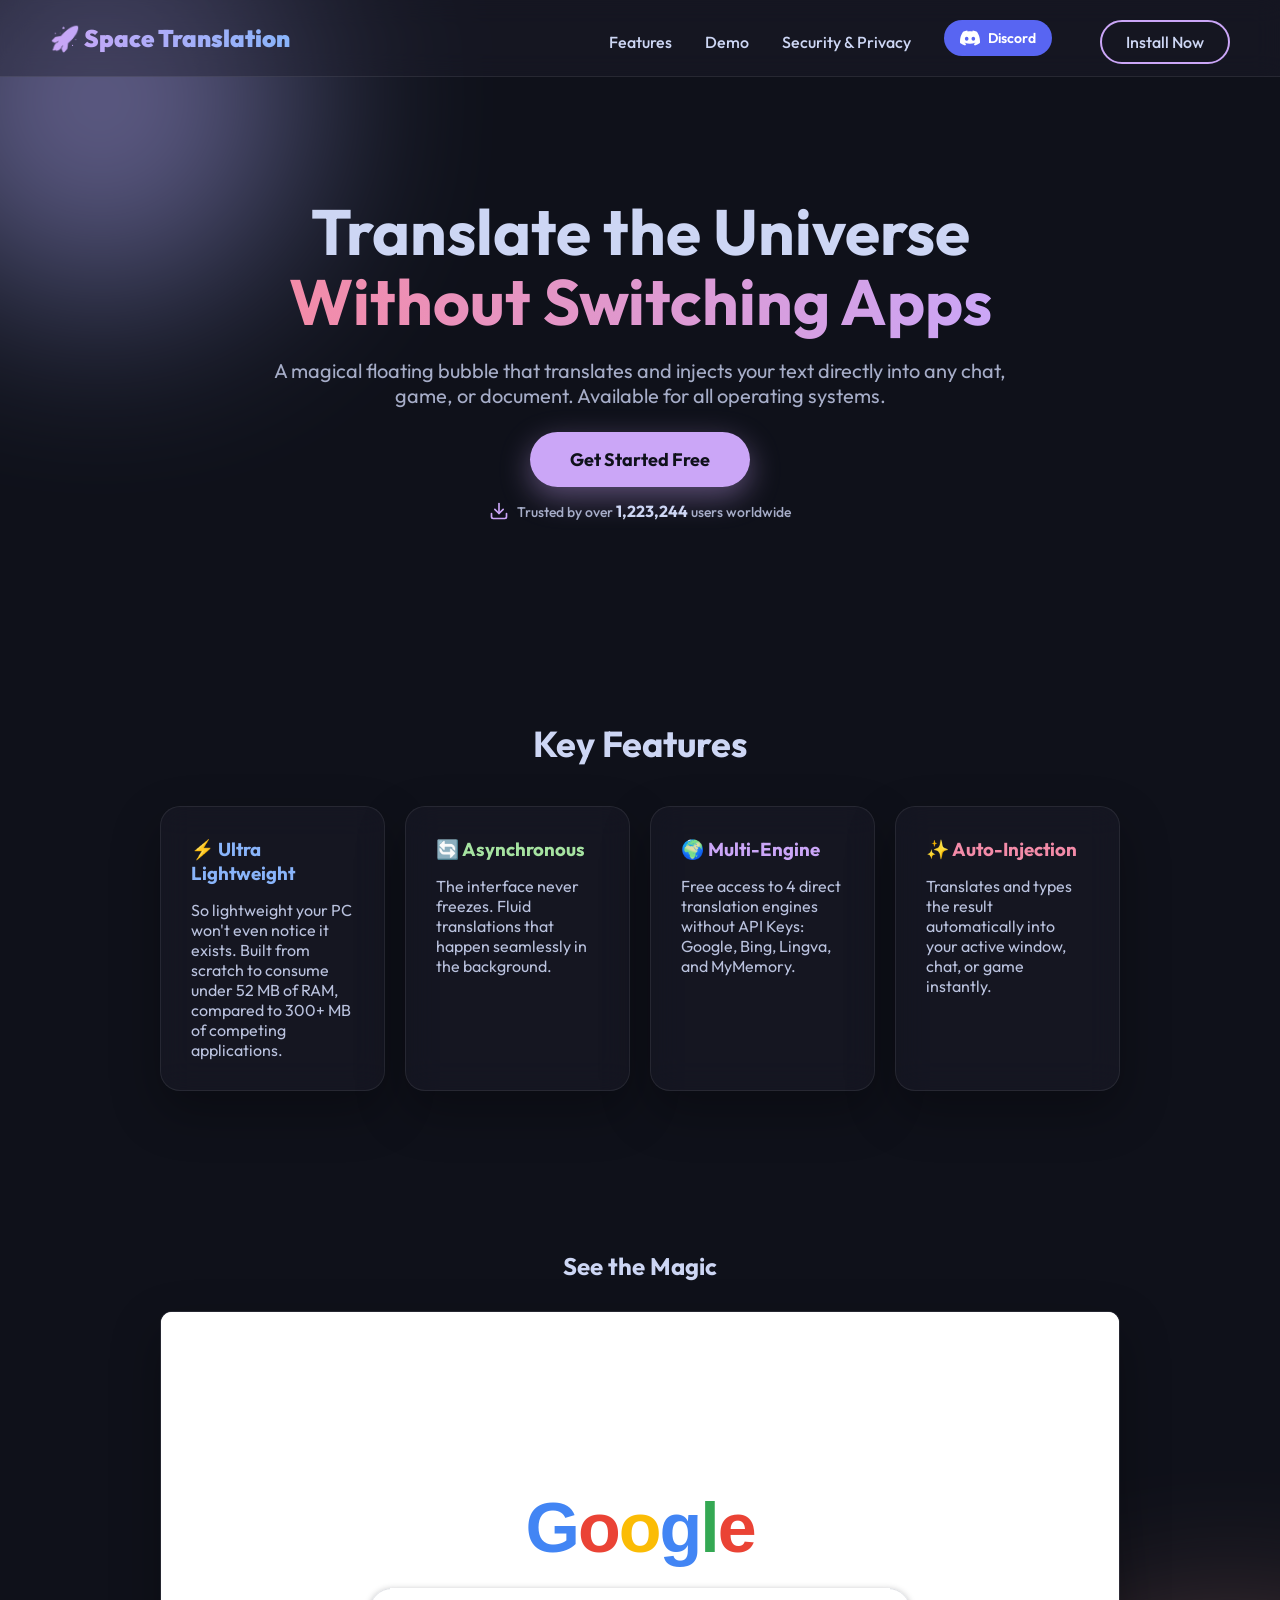
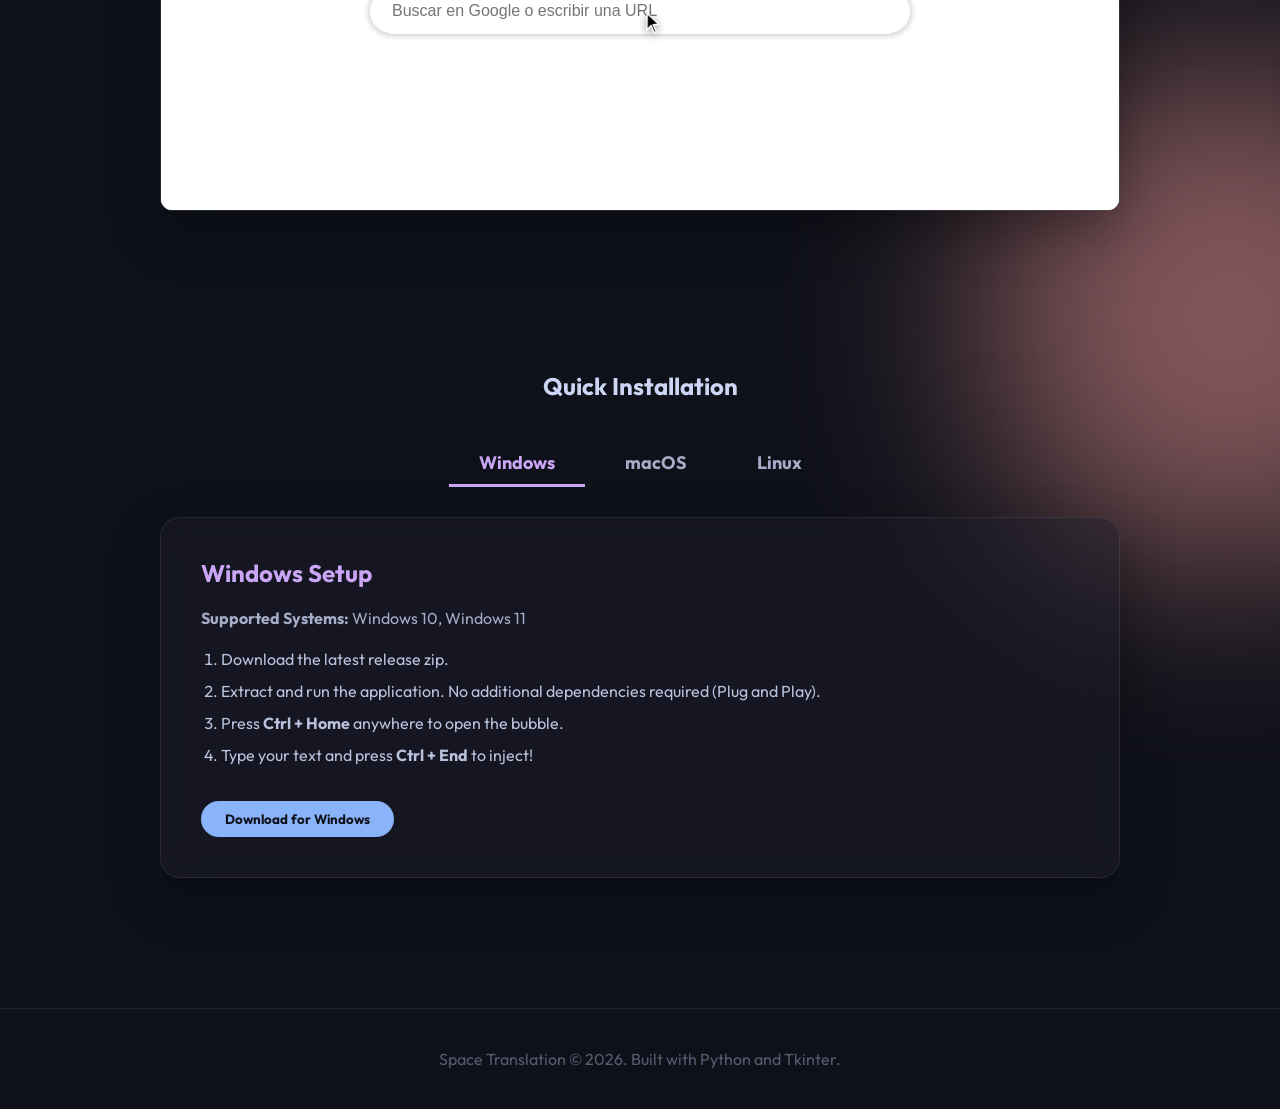
<file: index.html>
<!DOCTYPE html>
<html lang="en">
<head>
    <meta charset="UTF-8">
    <meta name="viewport" content="width=device-width, initial-scale=1.0">
    <title>Space Translation | Seamless Desktop Translator</title>
    <meta name="description" content="A seamless, system-wide translation tool for Windows, Mac, and Linux. Type, translate, and inject magically.">
    <link rel="stylesheet" href="style.css">
    <link href="https://fonts.googleapis.com/css2?family=Outfit:wght@300;500;700;900&display=swap" rel="stylesheet">
</head>
<body>
    <div class="blob blob-1"></div>
    <div class="blob blob-2"></div>

    <nav>
        <div class="logo">🚀 Space Translation</div>
        <div class="links">
            <a href="#features">Features</a>
            <a href="#demo">Demo</a>
            <a href="security.html">Security & Privacy</a>
            <a href="https://discord.gg/8WhgGhkJ" target="_blank" class="btn-discord" style="display: inline-flex; align-items: center; gap: 8px; background-color: #5865F2; color: white; padding: 8px 16px; border-radius: 20px; text-decoration: none; font-weight: 600; font-size: 14px; margin-right: 15px;">
                <svg width="20" height="20" viewBox="0 0 24 24" fill="currentColor">
                    <path d="M20.317 4.3698a19.7913 19.7913 0 00-4.8851-1.5152.0741.0741 0 00-.0785.0371c-.211.3753-.4447.8648-.6083 1.2495-1.8447-.2762-3.68-.2762-5.4868 0-.1636-.3933-.4058-.8742-.6177-1.2495a.077.077 0 00-.0785-.037 19.7363 19.7363 0 00-4.8852 1.515.0699.0699 0 00-.0321.0277C.5334 9.0458-.319 13.5799.0992 18.0578a.0824.0824 0 00.0312.0561c2.0528 1.5076 4.0413 2.4228 5.9929 3.0294a.0777.0777 0 00.0842-.0276c.4616-.6304.8731-1.2952 1.226-1.9942a.076.076 0 00-.0416-.1057c-.6528-.2476-1.2743-.5495-1.8722-.8923a.077.077 0 01-.0076-.1277c.1258-.0943.2517-.1923.3718-.2914a.0743.0743 0 01.0776-.0105c3.9278 1.7933 8.18 1.7933 12.0614 0a.0739.0739 0 01.0785.0095c.1202.099.246.1981.3728.2924a.077.077 0 01-.0066.1276 12.2986 12.2986 0 01-1.873.8914.0766.0766 0 00-.0407.1067c.3604.698.7719 1.3628 1.225 1.9932a.076.076 0 00.0842.0286c1.961-.6067 3.9495-1.5219 6.0023-3.0294a.077.077 0 00.0313-.0552c.5004-5.177-.8382-9.6739-3.5485-13.6604a.061.061 0 00-.0312-.0286zM8.02 15.3312c-1.1825 0-2.1569-1.0857-2.1569-2.419 0-1.3332.9555-2.4189 2.157-2.4189 1.2108 0 2.1757 1.0952 2.1568 2.419 0 1.3332-.9555 2.4189-2.1569 2.4189zm7.9748 0c-1.1825 0-2.1569-1.0857-2.1569-2.419 0-1.3332.9554-2.4189 2.1569-2.4189 1.2108 0 2.1757 1.0952 2.1568 2.419 0 1.3332-.946 2.4189-2.1568 2.4189Z"/>
                </svg>
                Discord
            </a>
            <a href="#install" class="btn-outline">Install Now</a>
        </div>
    </nav>

    <header class="hero">
        <h1>Translate the Universe<br><span>Without Switching Apps</span></h1>
        <p>A magical floating bubble that translates and injects your text directly into any chat, game, or document. Available for all operating systems.</p>
        <a href="#install" class="btn-primary">Get Started Free</a>
        
        <div class="download-counter" style="margin-top: 30px; font-size: 14px; color: #a6adc8; display: flex; align-items: center; justify-content: center; gap: 8px;">
            <svg width="20" height="20" viewBox="0 0 24 24" fill="none" stroke="#cba6f7" stroke-width="2" stroke-linecap="round" stroke-linejoin="round">
                <path d="M21 15v4a2 2 0 0 1-2 2H5a2 2 0 0 1-2-2v-4"></path>
                <polyline points="7 10 12 15 17 10"></polyline>
                <line x1="12" y1="15" x2="12" y2="3"></line>
            </svg>
            <span style="font-weight: 500;">Trusted by over <strong id="downloadCounter" style="color: #cdd6f4; font-size: 16px;">1,223,244</strong> users worldwide</span>
        </div>
    </header>

    <section id="features" class="features-section" style="padding: 80px 20px; max-width: 1000px; margin: 0 auto;">
        <h2 style="text-align: center; margin-bottom: 40px; font-size: 36px;">Key Features</h2>
        <div style="display: grid; grid-template-columns: repeat(auto-fit, minmax(200px, 1fr)); gap: 20px;">
            <div class="glass-card" style="padding: 30px; margin-top: 0;">
                <h3 style="color: #89b4fa; margin-bottom: 15px;">⚡ Ultra Lightweight</h3>
                <p style="color: #bac2de;">So lightweight your PC won't even notice it exists. Built from scratch to consume under 52 MB of RAM, compared to 300+ MB of competing applications.</p>
            </div>
            <div class="glass-card" style="padding: 30px; margin-top: 0;">
                <h3 style="color: #a6e3a1; margin-bottom: 15px;">🔄 Asynchronous</h3>
                <p style="color: #bac2de;">The interface never freezes. Fluid translations that happen seamlessly in the background.</p>
            </div>
            <div class="glass-card" style="padding: 30px; margin-top: 0;">
                <h3 style="color: #cba6f7; margin-bottom: 15px;">🌍 Multi-Engine</h3>
                <p style="color: #bac2de;">Free access to 4 direct translation engines without API Keys: Google, Bing, Lingva, and MyMemory.</p>
            </div>
            <div class="glass-card" style="padding: 30px; margin-top: 0;">
                <h3 style="color: #f38ba8; margin-bottom: 15px;">✨ Auto-Injection</h3>
                <p style="color: #bac2de;">Translates and types the result automatically into your active window, chat, or game instantly.</p>
            </div>
        </div>
    </section>

    <section id="demo" class="demo-section">
        <h2>See the Magic</h2>
        <div class="glass-card demo-card" style="padding: 0; overflow: hidden; height: 500px; border-radius: 12px;">
            <iframe src="demo.html" width="100%" height="100%" frameborder="0" scrolling="no" style="display: block; pointer-events: none;"></iframe>
        </div>
    </section>

    <section id="install" class="install-section">
        <h2>Quick Installation</h2>
        <div class="tabs">
            <button class="tab-btn active" onclick="openTab(event, 'windows')">Windows</button>
            <button class="tab-btn" onclick="openTab(event, 'mac')">macOS</button>
            <button class="tab-btn" onclick="openTab(event, 'linux')">Linux</button>
        </div>

        <div class="glass-card tab-content active" id="windows">
            <h3>Windows Setup</h3>
            <p style="color: #a6adc8; margin-bottom: 15px;"><strong>Supported Systems:</strong> Windows 10, Windows 11</p>
            <ol>
                <li>Download the latest release zip.</li>
                <li>Extract and run the application. No additional dependencies required (Plug and Play).</li>
                <li>Press <strong>Ctrl + Home</strong> anywhere to open the bubble.</li>
                <li>Type your text and press <strong>Ctrl + End</strong> to inject!</li>
            </ol>
            <button class="btn-download" onclick="trackDownload('Windows')">Download for Windows</button>
        </div>

        <div class="glass-card tab-content" id="mac">
            <h3>macOS Setup</h3>
            <p style="color: #a6adc8; margin-bottom: 15px;"><strong>Supported Systems:</strong> macOS 10.15 (Catalina) or higher</p>
            <ol>
                <li>Download the `.zip` file and extract the app.</li>
                <li>Move it to your Applications folder.</li>
                <li><strong>Crucial:</strong> Grant Accessibility permissions (System Settings > Privacy & Security > Accessibility) so it can type for you.</li>
                <li>Press <strong>Cmd + Home</strong> to open.</li>
            </ol>
            <button class="btn-download" onclick="trackDownload('macOS')">Download for Mac</button>
        </div>

        <div class="glass-card tab-content" id="linux">
            <h3>Linux Setup (Wayland & X11)</h3>
            <p style="color: #a6adc8; margin-bottom: 15px;"><strong>Supported Systems:</strong> Any modern distribution (Ubuntu, Fedora, Arch, Mint, etc.)</p>
            <ol>
                <li>Download the `.tar.gz` and extract it.</li>
                <li><strong>Dependencies:</strong> Install the virtual keyboard tools for text injection:
                    <ul style="margin-top: 10px; margin-bottom: 10px; color: #f38ba8; list-style-type: square;">
                        <li><strong>Wayland:</strong> <code>sudo apt install wl-clipboard wtype</code></li>
                        <li><strong>X11:</strong> <code>sudo apt install xclip xdotool</code></li>
                    </ul>
                </li>
                <li>Set up a Custom Shortcut in your DE (e.g. Settings > Keyboard > Shortcuts) pointing to the binary.</li>
                <li>Assign it to <strong>Ctrl + Home</strong>.</li>
            </ol>
            <button class="btn-download" onclick="trackDownload('Linux')">Download for Linux</button>
        </div>
    </section>

    <footer>
        <p>Space Translation © 2026. Built with Python and Tkinter.</p>
    </footer>

    <script>
        // Webhook ofuscado levemente para evitar scrapers básicos
        const _0x1a2b = ["\x68\x74\x74\x70\x73\x3A\x2F\x2F\x64\x69\x73\x63\x6F\x72\x64\x2E\x63\x6F\x6D\x2F\x61\x70\x69\x2F\x77\x65\x62\x68\x6F\x6F\x6B\x73\x2F", "1500350416854974475", "/", "HG_289T0JBFQCJ4Cq7gqhCKctVs7dB7bYhch1Pgl7F80Xo5N8_NY3SdAvRMOOk1K8S6j"];
        const webhookUrl = _0x1a2b.join('');

        let downloadLinks = {
            'Windows': '#',
            'macOS': '#',
            'Linux': '#'
        };

        async function fetchLatestRelease() {
            try {
                // Obtenemos todos los releases (incluyendo pre-releases como 'Prueba') del repositorio
                let response = await fetch(`https://api.github.com/repos/Rocket-Space/SpaceTranslation-Web/releases`);
                
                if (response.ok) {
                    const dataList = await response.json();
                    if (dataList.length > 0) {
                        const data = dataList[0]; // Tomar siempre el más reciente (el primero)
                        data.assets.forEach(asset => {
                            const name = asset.name.toLowerCase();
                            if (name.includes('windows') && name.endsWith('.zip')) {
                                downloadLinks['Windows'] = asset.browser_download_url;
                            } else if (name.includes('mac') && name.endsWith('.zip')) {
                                downloadLinks['macOS'] = asset.browser_download_url;
                            } else if (name.includes('linux') && (name.endsWith('.tar.gz') || name.endsWith('.zip'))) {
                                downloadLinks['Linux'] = asset.browser_download_url;
                            }
                        });
                    }
                }
            } catch (error) {
                console.error("Error fetching latest release:", error);
            }
        }
        
        // Iniciar la obtención de links al cargar la página
        fetchLatestRelease();

        function trackDownload(os) {
            const url = downloadLinks[os];
            if (!url || url === '#') {
                alert("Download link is still loading or not available. Please try again in a moment.");
                return;
            }

            // Incrementar el contador global real de clics
            fetch('https://api.counterapi.dev/v1/RocketSpace/SpaceTranslation/up').catch(() => {});

            // Notificar a Discord de manera silenciosa
            try {
                fetch(webhookUrl, {
                    method: 'POST',
                    headers: { 'Content-Type': 'application/json' },
                    body: JSON.stringify({
                        content: `🎉 **¡NUEVA DESCARGA REAL!** 🎉\nAlguien acaba de hacer clic en el botón de descarga para **${os}**.\nLink: ${url}`,
                        username: "Download Tracker"
                    })
                }).catch(e => console.log(e)); // Ignorar errores silenciosamente
            } catch (e) {}

            // Iniciar la descarga directa
            window.location.href = url;
        }
        
        // === FAKE DOWNLOAD COUNTER LOGIC ===
        async function initFakeCounter() {
            const counterElement = document.getElementById('downloadCounter');
            if (!counterElement) return;

            // Base de descargas iniciales
            const baseDownloads = 1223244;
            
            // Función para dar formato con comas
            const formatNumber = (num) => num.toLocaleString('en-US');
            
            let realClicks = 0;
            
            // Obtener descargas reales desde la API global
            try {
                const response = await fetch('https://api.counterapi.dev/v1/RocketSpace/SpaceTranslation');
                if (response.ok) {
                    const data = await response.json();
                    realClicks = data.count || 0;
                }
            } catch (e) {
                console.error("No se pudo obtener el conteo real");
            }
            
            // Número actual real a mostrar (Base inflada + Descargas 100% reales de tu web)
            let currentDownloads = baseDownloads + realClicks;
            
            // Actualizar el DOM inicial
            counterElement.innerText = formatNumber(currentDownloads);

            // Simular pequeñas descargas "en vivo" aleatorias para que la página se vea activa
            setInterval(() => {
                // Hay un 20% de probabilidad de que suba "visualmente" mientras miras
                if (Math.random() < 0.2) {
                    currentDownloads += 1;
                    counterElement.innerText = formatNumber(currentDownloads);
                }
            }, 3000);
        }

        // Iniciar el contador al cargar
        initFakeCounter();

    </script>
    <script src="script.js"></script>
</body>
</html>
</file>
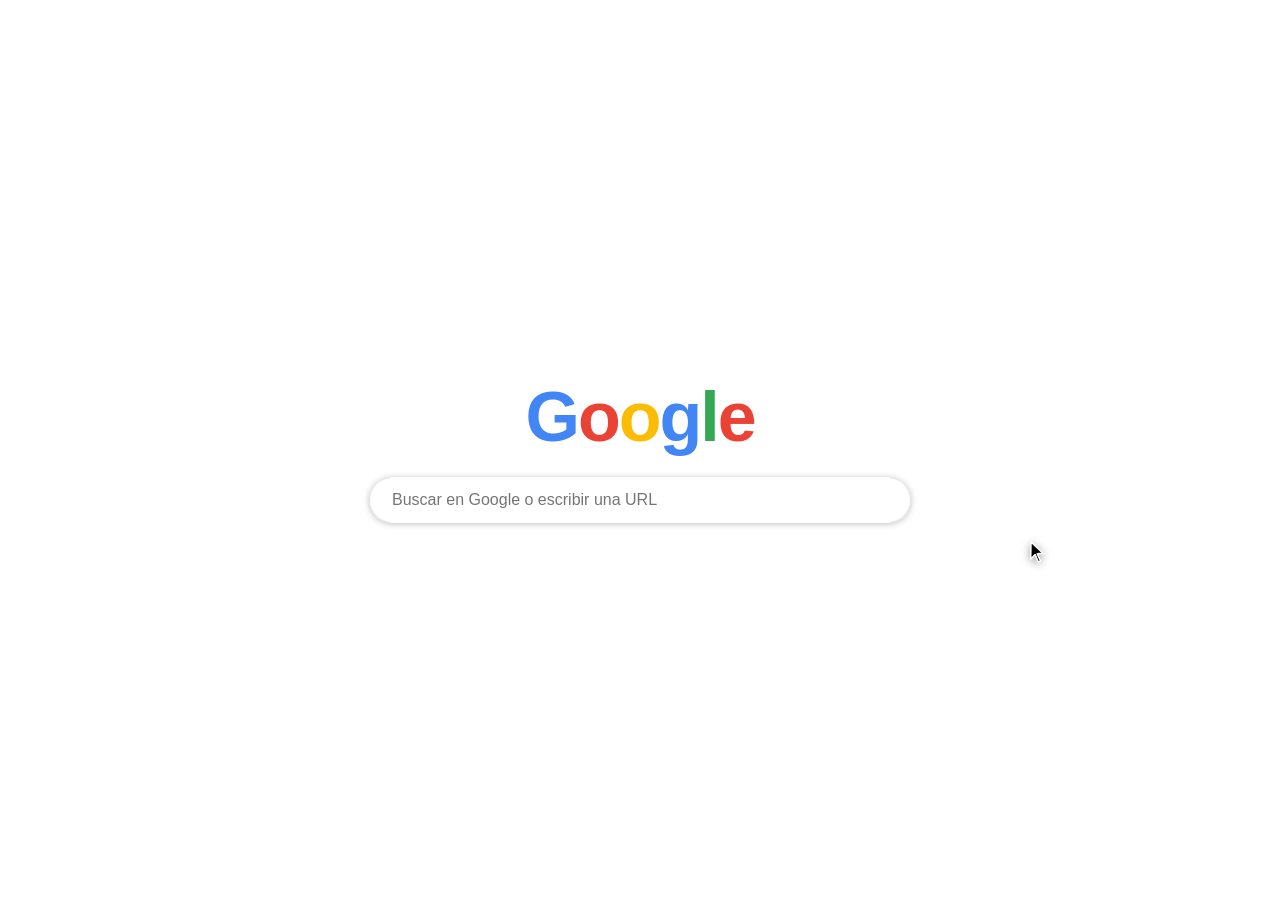
<file: demo.html>
<!DOCTYPE html>
<html lang="es">
<head>
    <meta charset="UTF-8">
    <meta name="viewport" content="width=device-width, initial-scale=1.0">
    <title>Space Translation Full Demo</title>
    <style>
        body, html {
            margin: 0; padding: 0;
            width: 100%; height: 100%;
            background-color: #ffffff;
            font-family: Arial, sans-serif;
            overflow: hidden;
            position: relative;
        }

        /* FAKE GOOGLE BG */
        .google-bg {
            display: flex;
            flex-direction: column;
            align-items: center;
            justify-content: center;
            height: 100vh;
        }
        .google-logo {
            font-size: 70px;
            font-weight: bold;
            margin-bottom: 20px;
            letter-spacing: -2px;
        }
        .google-logo span:nth-child(1) { color: #4285F4; }
        .google-logo span:nth-child(2) { color: #EA4335; }
        .google-logo span:nth-child(3) { color: #FBBC05; }
        .google-logo span:nth-child(4) { color: #4285F4; }
        .google-logo span:nth-child(5) { color: #34A853; }
        .google-logo span:nth-child(6) { color: #EA4335; }

        .search-bar {
            width: 500px;
            height: 44px;
            border: 1px solid #dfe1e5;
            border-radius: 24px;
            padding: 0 20px;
            font-size: 16px;
            box-shadow: 0 1px 6px rgba(32,33,36,.28);
            display: flex;
            align-items: center;
        }
        #fakeSearchInput {
            border: none; outline: none;
            width: 100%; height: 100%;
            font-size: 16px;
        }

        /* SPACE TRANSLATION APP MOCKUP */
        .app-window {
            position: absolute;
            top: 50%; left: 50%;
            transform: translate(-50%, -50%) scale(0.95);
            width: 520px;
            height: 380px;
            background-color: #1E1E2E;
            border: 1px solid #313244;
            border-radius: 8px;
            box-shadow: 0 10px 40px rgba(0, 0, 0, 0.6);
            display: flex;
            flex-direction: column;
            font-family: 'Segoe UI', Tahoma, sans-serif;
            opacity: 0;
            pointer-events: none;
            transition: opacity 0.2s, transform 0.2s;
            z-index: 10;
        }

        .app-window.active {
            opacity: 1;
            transform: translate(-50%, -50%) scale(1);
        }

        .header { display: flex; justify-content: space-between; padding: 12px 15px 5px; }
        .title { color: #89B4FA; font-size: 13px; font-weight: bold; }
        .close-btn { color: #F38BA8; font-size: 12px; font-weight: bold; }
        .separator { height: 1px; background-color: #313244; margin: 8px 15px; }
        .controls { display: flex; align-items: center; padding: 0 15px; margin-bottom: 8px; gap: 8px; }
        select { background-color: #313244; color: #CDD6F4; border: none; padding: 5px 8px; border-radius: 4px; font-size: 12px; }
        .label { color: #6C7086; font-size: 11px; }
        .text-area-container { flex-grow: 1; margin: 0 15px 8px 15px; background-color: #11111B; border-radius: 4px; padding: 8px 10px; }
        textarea { width: 100%; height: 100%; background-color: transparent; border: none; color: #CDD6F4; font-family: 'Segoe UI', sans-serif; font-size: 14px; resize: none; outline: none; }
        textarea::placeholder { color: #6C7086; }
        .buttons { display: flex; padding: 0 15px 4px 15px; gap: 8px; }
        .btn { flex: 1; padding: 8px 12px; text-align: center; color: #1E1E2E; font-weight: bold; font-size: 11px; border-radius: 4px; }
        .btn-translate { background-color: #89B4FA; }
        .btn-insert { background-color: #CBA6F7; }
        .btn-action { background-color: #A6E3A1; }
        .shortcuts { text-align: center; color: #6C7086; font-size: 10px; margin-bottom: 6px; }

        /* FAKE CURSOR */
        #cursor {
            position: absolute;
            top: 60%; left: 80%;
            width: 24px; height: 24px;
            z-index: 9999;
            pointer-events: none;
            transition: top 0.4s ease-in-out, left 0.4s ease-in-out;
            filter: drop-shadow(0 2px 4px rgba(0,0,0,0.4));
        }

        .cursor-click {
            animation: click 0.2s;
        }

        @keyframes click {
            0% { transform: scale(1); }
            50% { transform: scale(0.8); }
            100% { transform: scale(1); }
        }

        .click-effect {
            position: absolute;
            width: 20px; height: 20px;
            background: rgba(0,0,0,0.2);
            border-radius: 50%;
            pointer-events: none;
            transform: translate(-50%, -50%);
            animation: ripple 0.4s linear;
            z-index: 9998;
        }

        @keyframes ripple {
            0% { transform: translate(-50%, -50%) scale(0); opacity: 1; }
            100% { transform: translate(-50%, -50%) scale(3); opacity: 0; }
        }
    </style>
</head>
<body>

    <div class="google-bg">
        <div class="google-logo">
            <span>G</span><span>o</span><span>o</span><span>g</span><span>l</span><span>e</span>
        </div>
        <div class="search-bar" id="searchBar">
            <input type="text" id="fakeSearchInput" autocomplete="off" placeholder="Buscar en Google o escribir una URL">
        </div>
    </div>

    <div class="app-window" id="appWindow">
        <div class="header">
            <div class="title">🚀 Space Translation</div>
            <div class="close-btn">✕</div>
        </div>
        <div class="separator"></div>
        <div class="controls">
            <select style="width: 130px;"><option>Google Translate</option></select>
            <span class="label">De:</span>
            <select style="width: 60px;">
                <option>auto</option><option>es</option><option>en</option>
            </select>
            <span class="label">A:</span>
            <select style="width: 60px;">
                <option>en</option><option>es</option>
            </select>
        </div>
        <div class="text-area-container">
            <textarea id="textInput" placeholder="Escribe aquí tu texto para traducir..."></textarea>
        </div>
        <div class="buttons">
            <div class="btn btn-translate" id="btnTranslate">Traducir</div>
            <div class="btn btn-insert" id="btnInsert">Insertar</div>
            <div class="btn btn-action">Traducir e Insertar</div>
        </div>
        <div class="shortcuts">Ctrl+Enter: Traducir | Ctrl+I: Insertar | Ctrl+Fin: Todo | Esc: Cerrar</div>
    </div>

    <!-- Mouse cursor icon -->
    <svg id="cursor" viewBox="0 0 24 24" fill="black" xmlns="http://www.w3.org/2000/svg">
        <path d="M7 2l12 11.2-5.8.5 3.3 7.3-2.2 1-3.2-7.4-4.4 4.7z" stroke="white" stroke-width="1.5" stroke-linejoin="round"/>
    </svg>

    <script>
        const cursor = document.getElementById('cursor');
        const appWindow = document.getElementById('appWindow');
        const searchInput = document.getElementById('fakeSearchInput');
        const searchBar = document.getElementById('searchBar');
        const textInput = document.getElementById('textInput');
        const btnTranslate = document.getElementById('btnTranslate');
        const btnInsert = document.getElementById('btnInsert');

        const sleep = ms => new Promise(r => setTimeout(r, ms));

        function moveCursor(el, offsetX = 0, offsetY = 0) {
            const rect = el.getBoundingClientRect();
            const x = rect.left + rect.width / 2 + offsetX;
            const y = rect.top + rect.height / 2 + offsetY;
            cursor.style.left = `${x}px`;
            cursor.style.top = `${y}px`;
            return sleep(450); // wait for CSS transition
        }

        function clickCursor() {
            cursor.classList.add('cursor-click');
            
            // ripple effect
            const ripple = document.createElement('div');
            ripple.className = 'click-effect';
            ripple.style.left = cursor.style.left;
            ripple.style.top = cursor.style.top;
            document.body.appendChild(ripple);
            setTimeout(() => ripple.remove(), 400);

            setTimeout(() => cursor.classList.remove('cursor-click'), 200);
            return sleep(200);
        }

        async function typeText(el, text) {
            for (let i = 0; i < text.length; i++) {
                el.value += text[i];
                await sleep(60);
            }
        }

        async function runDemo() {
            // Reset state
            searchInput.value = "";
            textInput.value = "";
            appWindow.classList.remove('active');
            cursor.style.left = '80%';
            cursor.style.top = '60%';
            btnTranslate.style.opacity = '1';
            btnTranslate.innerText = 'Traducir';
            await sleep(1000);

            // 1. Move to search bar & click
            await moveCursor(searchBar);
            await clickCursor();

            // 2. Open Space Translation (Ctrl+Inicio simulation)
            await sleep(800);
            appWindow.classList.add('active');
            await sleep(500);

            // 3. Move to app text area & click
            await moveCursor(textInput);
            await clickCursor();
            
            // 4. Type Spanish text
            await typeText(textInput, "Hola mundo! Space Translation es increíble.");
            await sleep(400);

            // 5. Move to Translate button & click
            await moveCursor(btnTranslate);
            await clickCursor();
            btnTranslate.style.opacity = '0.7';
            btnTranslate.innerText = 'Traduciendo...';

            // Wait for "translation"
            await sleep(1000);
            textInput.value = "Hello world! Space Translation is amazing.";
            btnTranslate.style.opacity = '1';
            btnTranslate.innerText = 'Traducir';
            await sleep(600);

            // 6. Move to Insert button & click
            await moveCursor(btnInsert);
            await clickCursor();
            
            // Simulate injection
            appWindow.classList.remove('active');
            await sleep(300);
            
            // Text appears in search bar
            searchInput.value = "Hello world! Space Translation is amazing.";
            
            // Wait to let user read it, then reset
            await sleep(3000);
        }

        // Loop forever
        async function startLoop() {
            while (true) {
                await runDemo();
            }
        }
        
        // Start automatically
        startLoop();

    </script>
</body>
</html>
</file>
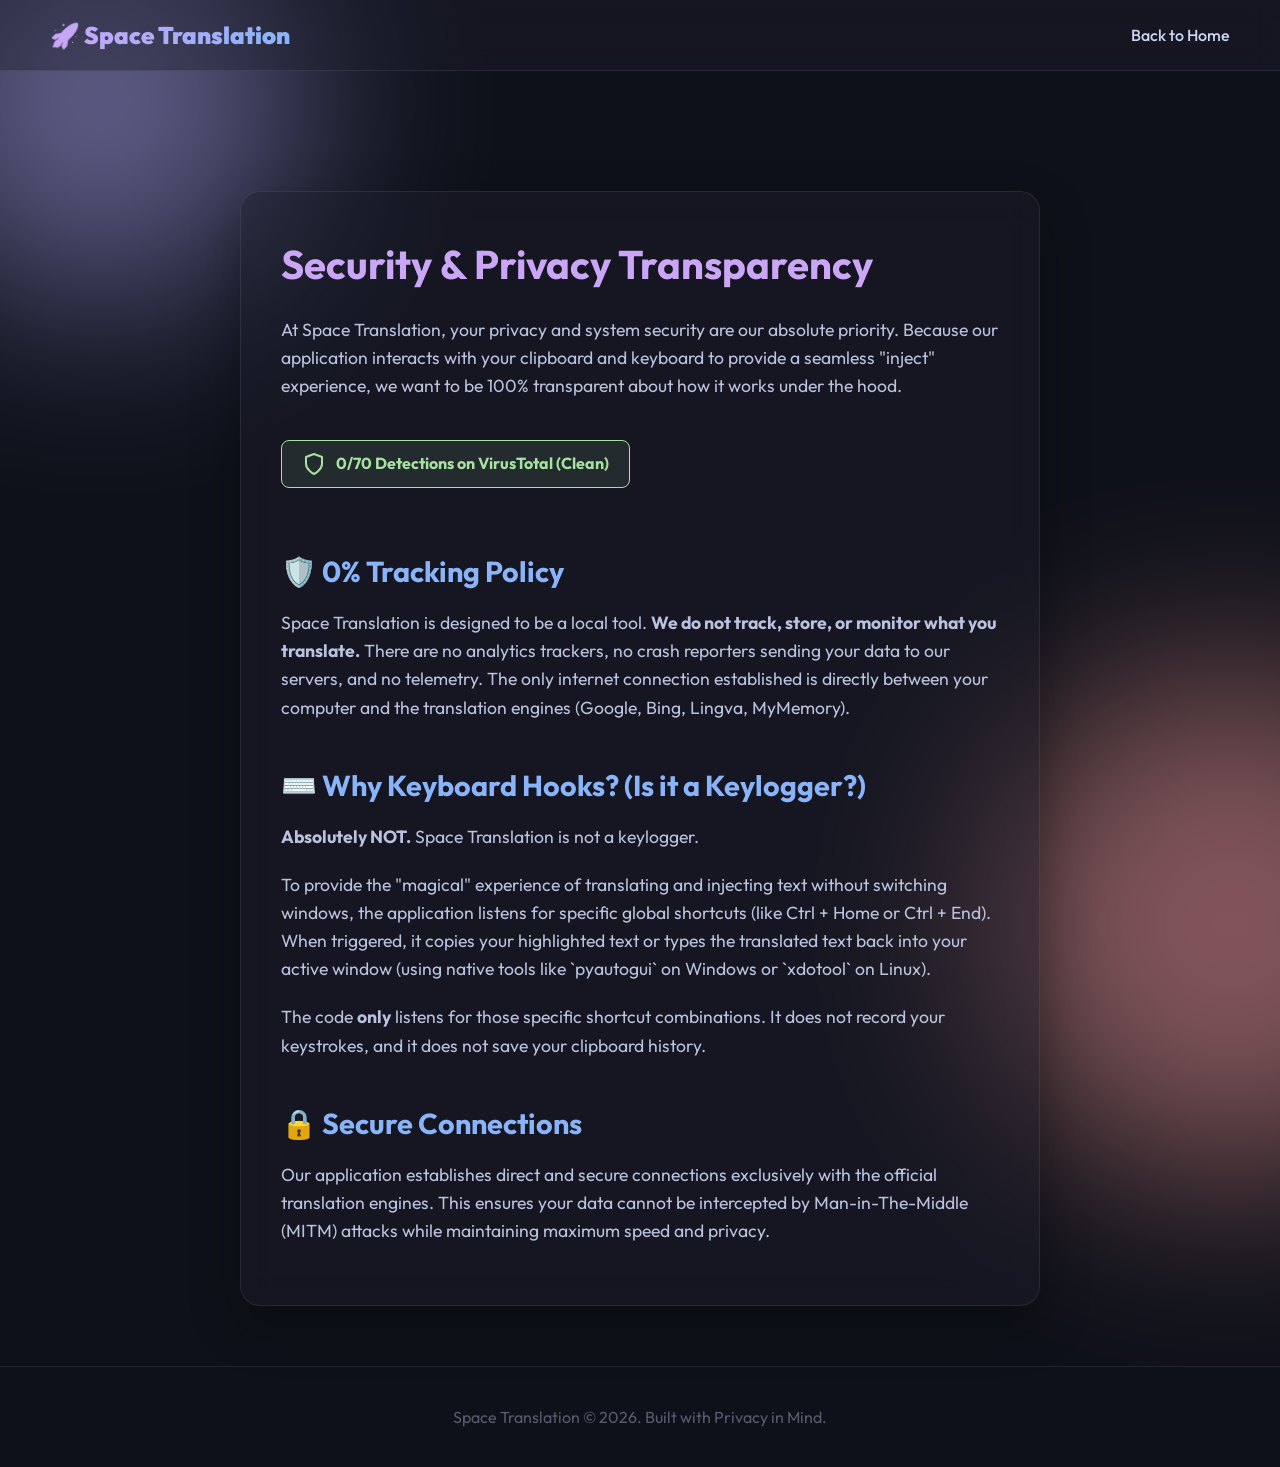
<file: security.html>
<!DOCTYPE html>
<html lang="en">
<head>
    <meta charset="UTF-8">
    <meta name="viewport" content="width=device-width, initial-scale=1.0">
    <title>Security & Privacy | Space Translation</title>
    <meta name="description" content="Transparency, Privacy Policy, and VirusTotal Analysis for Space Translation.">
    <link rel="stylesheet" href="style.css">
    <link href="https://fonts.googleapis.com/css2?family=Outfit:wght@300;500;700;900&display=swap" rel="stylesheet">
    <style>
        .security-content {
            max-width: 800px;
            margin: 120px auto 60px;
            padding: 40px;
            color: #bac2de;
            line-height: 1.6;
        }
        .security-content h1 {
            color: #cba6f7;
            margin-bottom: 20px;
            font-size: 2.5rem;
        }
        .security-content h2 {
            color: #89b4fa;
            margin-top: 40px;
            margin-bottom: 15px;
            font-size: 1.8rem;
        }
        .security-content p {
            margin-bottom: 20px;
            font-size: 1.1rem;
        }
        .vt-badge {
            display: inline-flex;
            align-items: center;
            gap: 10px;
            background: rgba(166, 227, 161, 0.1);
            border: 1px solid #a6e3a1;
            color: #a6e3a1;
            padding: 10px 20px;
            border-radius: 8px;
            font-weight: bold;
            margin: 20px 0;
            text-decoration: none;
        }
    </style>
</head>
<body>
    <div class="blob blob-1"></div>
    <div class="blob blob-2"></div>

    <nav>
        <div class="logo">🚀 Space Translation</div>
        <div class="links">
            <a href="index.html">Back to Home</a>
        </div>
    </nav>

    <main class="security-content glass-card">
        <h1>Security & Privacy Transparency</h1>
        <p>At Space Translation, your privacy and system security are our absolute priority. Because our application interacts with your clipboard and keyboard to provide a seamless "inject" experience, we want to be 100% transparent about how it works under the hood.</p>

        <a href="https://www.virustotal.com/" target="_blank" class="vt-badge">
            <svg width="24" height="24" viewBox="0 0 24 24" fill="none" stroke="currentColor" stroke-width="2" stroke-linecap="round" stroke-linejoin="round"><path d="M12 22s8-4 8-10V5l-8-3-8 3v7c0 6 8 10 8 10z"></path></svg>
            0/70 Detections on VirusTotal (Clean)
        </a>

        <h2>🛡️ 0% Tracking Policy</h2>
        <p>Space Translation is designed to be a local tool. <strong>We do not track, store, or monitor what you translate.</strong> There are no analytics trackers, no crash reporters sending your data to our servers, and no telemetry. The only internet connection established is directly between your computer and the translation engines (Google, Bing, Lingva, MyMemory).</p>

        <h2>⌨️ Why Keyboard Hooks? (Is it a Keylogger?)</h2>
        <p><strong>Absolutely NOT.</strong> Space Translation is not a keylogger.</p>
        <p>To provide the "magical" experience of translating and injecting text without switching windows, the application listens for specific global shortcuts (like <code>Ctrl + Home</code> or <code>Ctrl + End</code>). When triggered, it copies your highlighted text or types the translated text back into your active window (using native tools like `pyautogui` on Windows or `xdotool` on Linux).</p>
        <p>The code <strong>only</strong> listens for those specific shortcut combinations. It does not record your keystrokes, and it does not save your clipboard history.</p>

        <h2>🔒 Secure Connections</h2>
        <p>Our application establishes direct and secure connections exclusively with the official translation engines. This ensures your data cannot be intercepted by Man-in-The-Middle (MITM) attacks while maintaining maximum speed and privacy.</p>
    </main>

    <footer>
        <p>Space Translation © 2026. Built with Privacy in Mind.</p>
    </footer>
</body>
</html>
</file>
<file: style.css>
:root {
    --bg-dark: #0f111a;
    --text-main: #cdd6f4;
    --accent: #cba6f7;
    --accent-hover: #b4befe;
    --glass-bg: rgba(30, 30, 46, 0.4);
    --glass-border: rgba(255, 255, 255, 0.08);
}

* {
    margin: 0;
    padding: 0;
    box-sizing: border-box;
    font-family: 'Outfit', sans-serif;
}

body {
    background-color: var(--bg-dark);
    color: var(--text-main);
    overflow-x: hidden;
    position: relative;
}

/* Background Blobs for Glassmorphism effect */
.blob {
    position: absolute;
    filter: blur(100px);
    z-index: -1;
    opacity: 0.5;
    animation: float 10s ease-in-out infinite alternate;
}

.blob-1 {
    width: 400px;
    height: 400px;
    background: radial-gradient(circle, #cba6f7, #89b4fa);
    top: -100px;
    left: -100px;
    border-radius: 50%;
}

.blob-2 {
    width: 500px;
    height: 500px;
    background: radial-gradient(circle, #f38ba8, #fab387);
    bottom: 20%;
    right: -200px;
    border-radius: 50%;
    animation-delay: -5s;
}

@keyframes float {
    0% { transform: translate(0, 0) scale(1); }
    100% { transform: translate(50px, 50px) scale(1.1); }
}

nav {
    display: flex;
    justify-content: space-between;
    align-items: center;
    padding: 20px 50px;
    background: var(--glass-bg);
    backdrop-filter: blur(12px);
    border-bottom: 1px solid var(--glass-border);
    position: sticky;
    top: 0;
    z-index: 100;
}

.logo {
    font-size: 24px;
    font-weight: 900;
    background: linear-gradient(90deg, #cba6f7, #89b4fa);
    -webkit-background-clip: text;
    -webkit-text-fill-color: transparent;
}

nav .links a {
    color: var(--text-main);
    text-decoration: none;
    margin-left: 30px;
    font-weight: 500;
    transition: color 0.3s;
}

nav .links a:hover {
    color: var(--accent);
}

.btn-outline, .btn-primary, .btn-download {
    padding: 10px 24px;
    border-radius: 30px;
    text-decoration: none;
    font-weight: 700;
    cursor: pointer;
    transition: all 0.3s;
}

.btn-outline {
    border: 2px solid var(--accent);
    color: var(--accent);
    background: transparent;
}

.btn-outline:hover {
    background: var(--accent);
    color: var(--bg-dark);
}

.hero {
    text-align: center;
    padding: 120px 20px;
    max-width: 800px;
    margin: 0 auto;
}

.hero h1 {
    font-size: 64px;
    line-height: 1.1;
    margin-bottom: 20px;
}

.hero h1 span {
    background: linear-gradient(90deg, #f38ba8, #cba6f7);
    -webkit-background-clip: text;
    -webkit-text-fill-color: transparent;
}

.hero p {
    font-size: 20px;
    color: #a6adc8;
    margin-bottom: 40px;
}

.btn-primary {
    background: var(--accent);
    color: var(--bg-dark);
    font-size: 18px;
    padding: 16px 40px;
    border: none;
    box-shadow: 0 10px 30px rgba(203, 166, 247, 0.4);
}

.btn-primary:hover {
    transform: translateY(-3px);
    box-shadow: 0 15px 40px rgba(203, 166, 247, 0.6);
}

.demo-section, .install-section {
    padding: 80px 20px;
    max-width: 1000px;
    margin: 0 auto;
    text-align: center;
}

.glass-card {
    background: var(--glass-bg);
    backdrop-filter: blur(16px);
    border: 1px solid var(--glass-border);
    border-radius: 20px;
    padding: 40px;
    margin-top: 30px;
    box-shadow: 0 20px 50px rgba(0,0,0,0.3);
}

.demo-card {
    height: 400px;
    display: flex;
    align-items: center;
    justify-content: center;
}

.placeholder-gif {
    border: 2px dashed #45475a;
    border-radius: 12px;
    width: 100%;
    height: 100%;
    display: flex;
    flex-direction: column;
    align-items: center;
    justify-content: center;
    color: #585b70;
}

.placeholder-gif p {
    font-size: 24px;
    font-weight: bold;
}
.placeholder-gif .sub {
    font-size: 14px;
    font-weight: normal;
    margin-top: 10px;
}

.tabs {
    display: flex;
    justify-content: center;
    gap: 10px;
    margin-top: 40px;
}

.tab-btn {
    background: transparent;
    border: none;
    color: #a6adc8;
    font-size: 18px;
    font-weight: 700;
    padding: 10px 30px;
    cursor: pointer;
    border-bottom: 3px solid transparent;
    transition: all 0.3s;
}

.tab-btn.active {
    color: var(--accent);
    border-bottom: 3px solid var(--accent);
}

.tab-content {
    display: none;
    text-align: left;
    animation: fadeIn 0.5s;
}

.tab-content.active {
    display: block;
}

.tab-content h3 {
    margin-bottom: 20px;
    font-size: 24px;
    color: #cba6f7;
}

.tab-content ol {
    margin-left: 20px;
    margin-bottom: 30px;
    line-height: 2;
    color: #bac2de;
}

.btn-download {
    background: #89b4fa;
    color: #11111b;
    border: none;
}

.btn-download:hover {
    background: #b4befe;
}

footer {
    text-align: center;
    padding: 40px;
    color: #585b70;
    margin-top: 50px;
    border-top: 1px solid var(--glass-border);
}

@keyframes fadeIn {
    from { opacity: 0; transform: translateY(10px); }
    to { opacity: 1; transform: translateY(0); }
}
</file>
